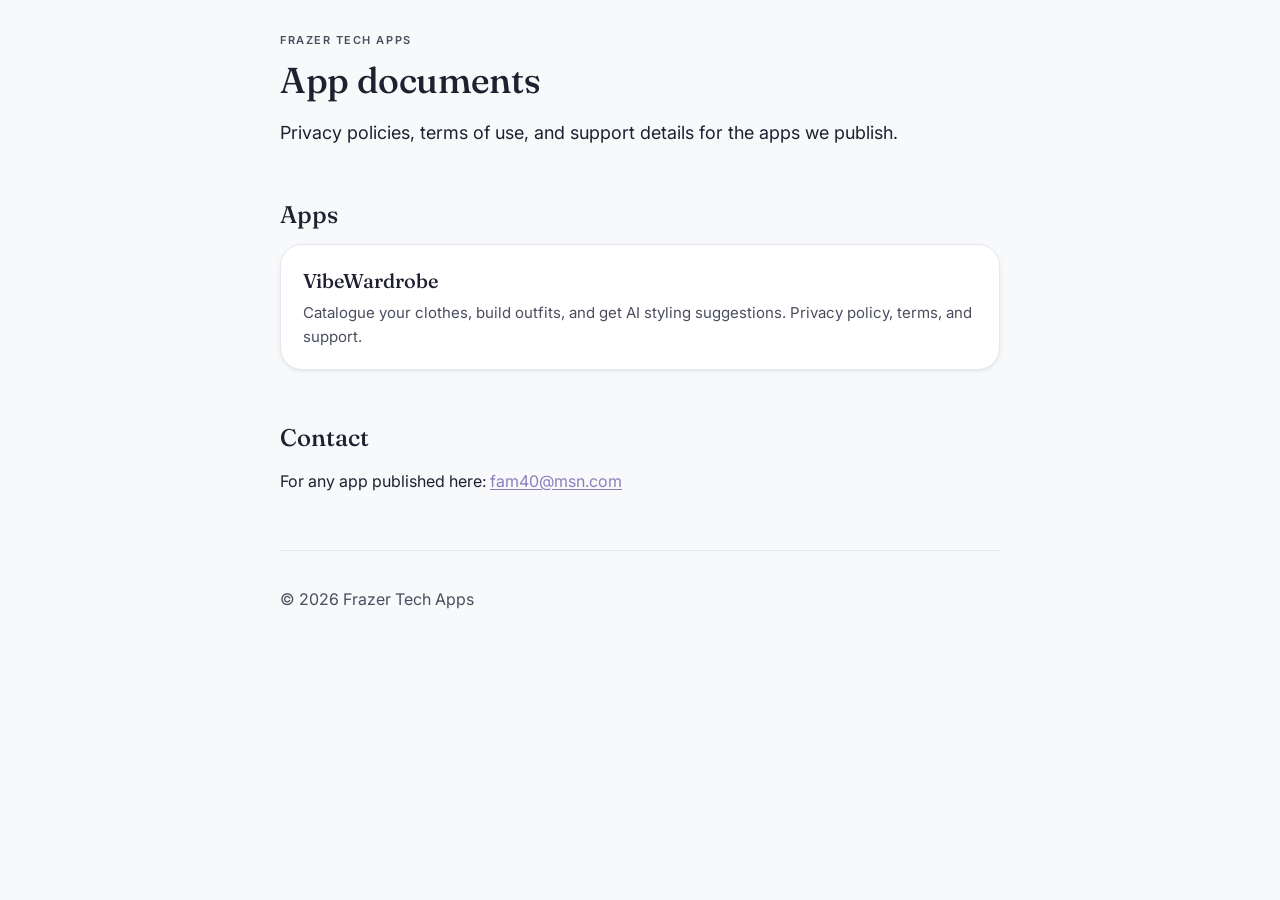
<file: index.html>
<!DOCTYPE html>
<html lang="en-GB">
<head>
<meta charset="utf-8">
<meta name="viewport" content="width=device-width, initial-scale=1">
<title>Frazer Tech Apps</title>
<meta name="description" content="Privacy policies, terms of use, and support pages for apps published by Frazer Tech Apps.">
<link rel="icon" href="assets/vibewardrobe-icon.svg" type="image/svg+xml">
<link rel="alternate icon" href="assets/vibewardrobe-icon-64.png">
<link rel="preconnect" href="https://fonts.googleapis.com">
<link rel="preconnect" href="https://fonts.gstatic.com" crossorigin>
<link href="https://fonts.googleapis.com/css2?family=Fraunces:opsz,wght@9..144,400;9..144,500;9..144,600&family=Inter:wght@400;500;600&display=swap" rel="stylesheet">
<link rel="stylesheet" href="assets/style.css">
</head>
<body>
<div class="wrap">

<p class="eyebrow">Frazer Tech Apps</p>
<h1>App documents</h1>
<p class="lede">Privacy policies, terms of use, and support details for the apps we publish.</p>

<h2>Apps</h2>

<a class="card" href="vibewardrobe/">
  <span class="card-title">VibeWardrobe</span>
  <p>Catalogue your clothes, build outfits, and get AI styling suggestions. Privacy policy, terms, and support.</p>
</a>

<h2>Contact</h2>
<p>For any app published here: <a href="mailto:fam40@msn.com">fam40@msn.com</a></p>

<footer class="footer">
  <p>© 2026 Frazer Tech Apps</p>
</footer>

</div>
</body>
</html>
</file>
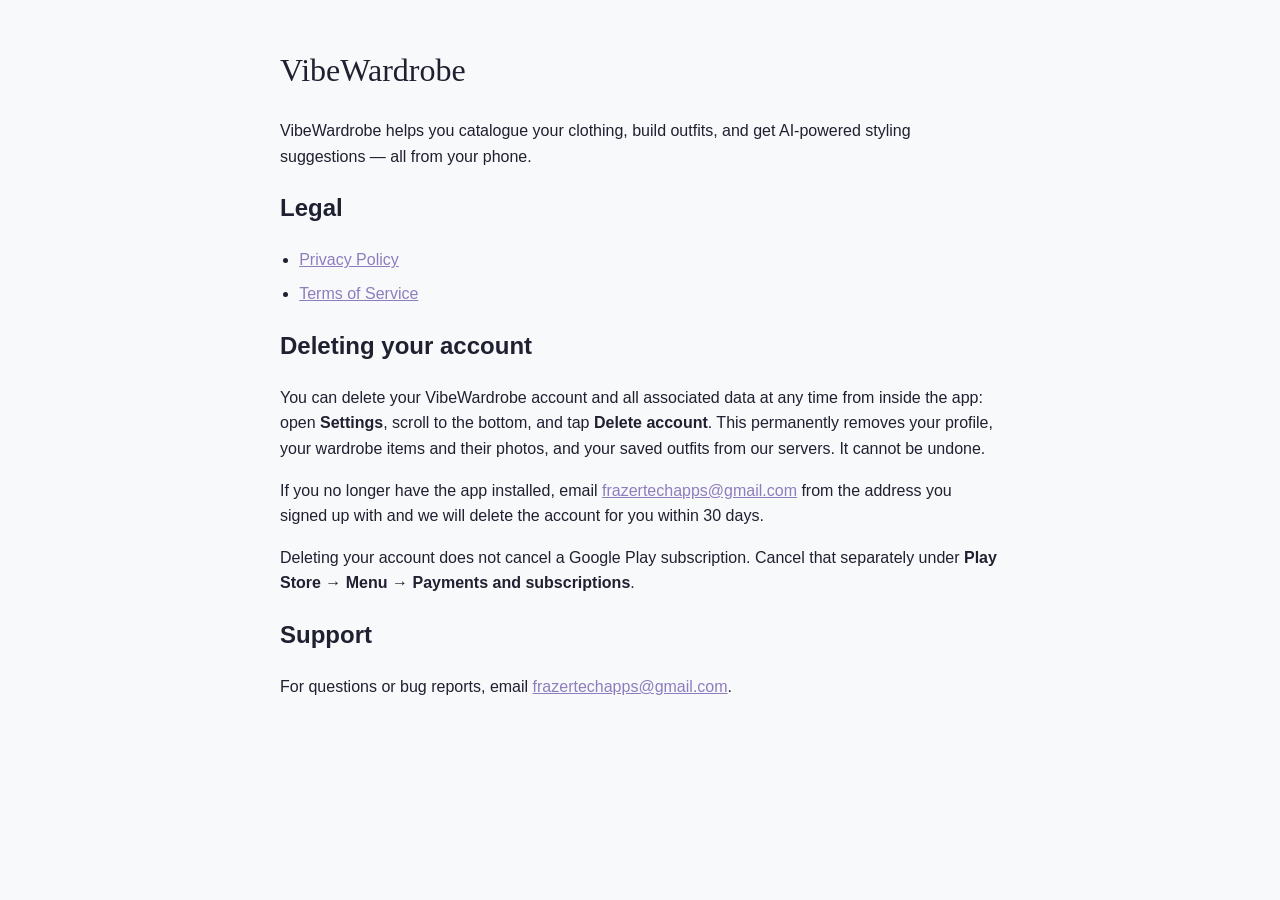
<file: vibewardrobe/index.html>
<!DOCTYPE html>
<html lang="en">
<head>
<meta charset="utf-8">
<meta name="viewport" content="width=device-width, initial-scale=1">
<title>VibeWardrobe</title>
<style>
  :root { color-scheme: light dark; }
  body { font-family: -apple-system, "Segoe UI", Roboto, sans-serif; max-width: 720px; margin: 0 auto; padding: 24px 20px 64px; line-height: 1.6; color: #1F2030; background: #F8F9FB; }
  @media (prefers-color-scheme: dark) { body { color: #ECECF4; background: #17171E; } }
  h1 { font-family: Georgia, serif; font-weight: 500; }
  ul { padding-left: 1.2em; }
  li { margin-bottom: 0.5em; }
  a { color: #8E7DBE; }
</style>
</head>
<body>
<h1>VibeWardrobe</h1>

<p>VibeWardrobe helps you catalogue your clothing, build outfits, and get AI-powered styling suggestions — all from your phone.</p>

<h2>Legal</h2>
<ul>
  <li><a href="./privacy.html">Privacy Policy</a></li>
  <li><a href="./terms.html">Terms of Service</a></li>
</ul>

<h2 id="delete-account">Deleting your account</h2>
<p>You can delete your VibeWardrobe account and all associated data at any time from inside the app: open <strong>Settings</strong>, scroll to the bottom, and tap <strong>Delete account</strong>. This permanently removes your profile, your wardrobe items and their photos, and your saved outfits from our servers. It cannot be undone.</p>
<p>If you no longer have the app installed, email <a href="mailto:frazertechapps@gmail.com">frazertechapps@gmail.com</a> from the address you signed up with and we will delete the account for you within 30 days.</p>
<p>Deleting your account does not cancel a Google Play subscription. Cancel that separately under <strong>Play Store &rarr; Menu &rarr; Payments and subscriptions</strong>.</p>

<h2>Support</h2>
<p>For questions or bug reports, email <a href="mailto:frazertechapps@gmail.com">frazertechapps@gmail.com</a>.</p>
</body>
</html>
</file>
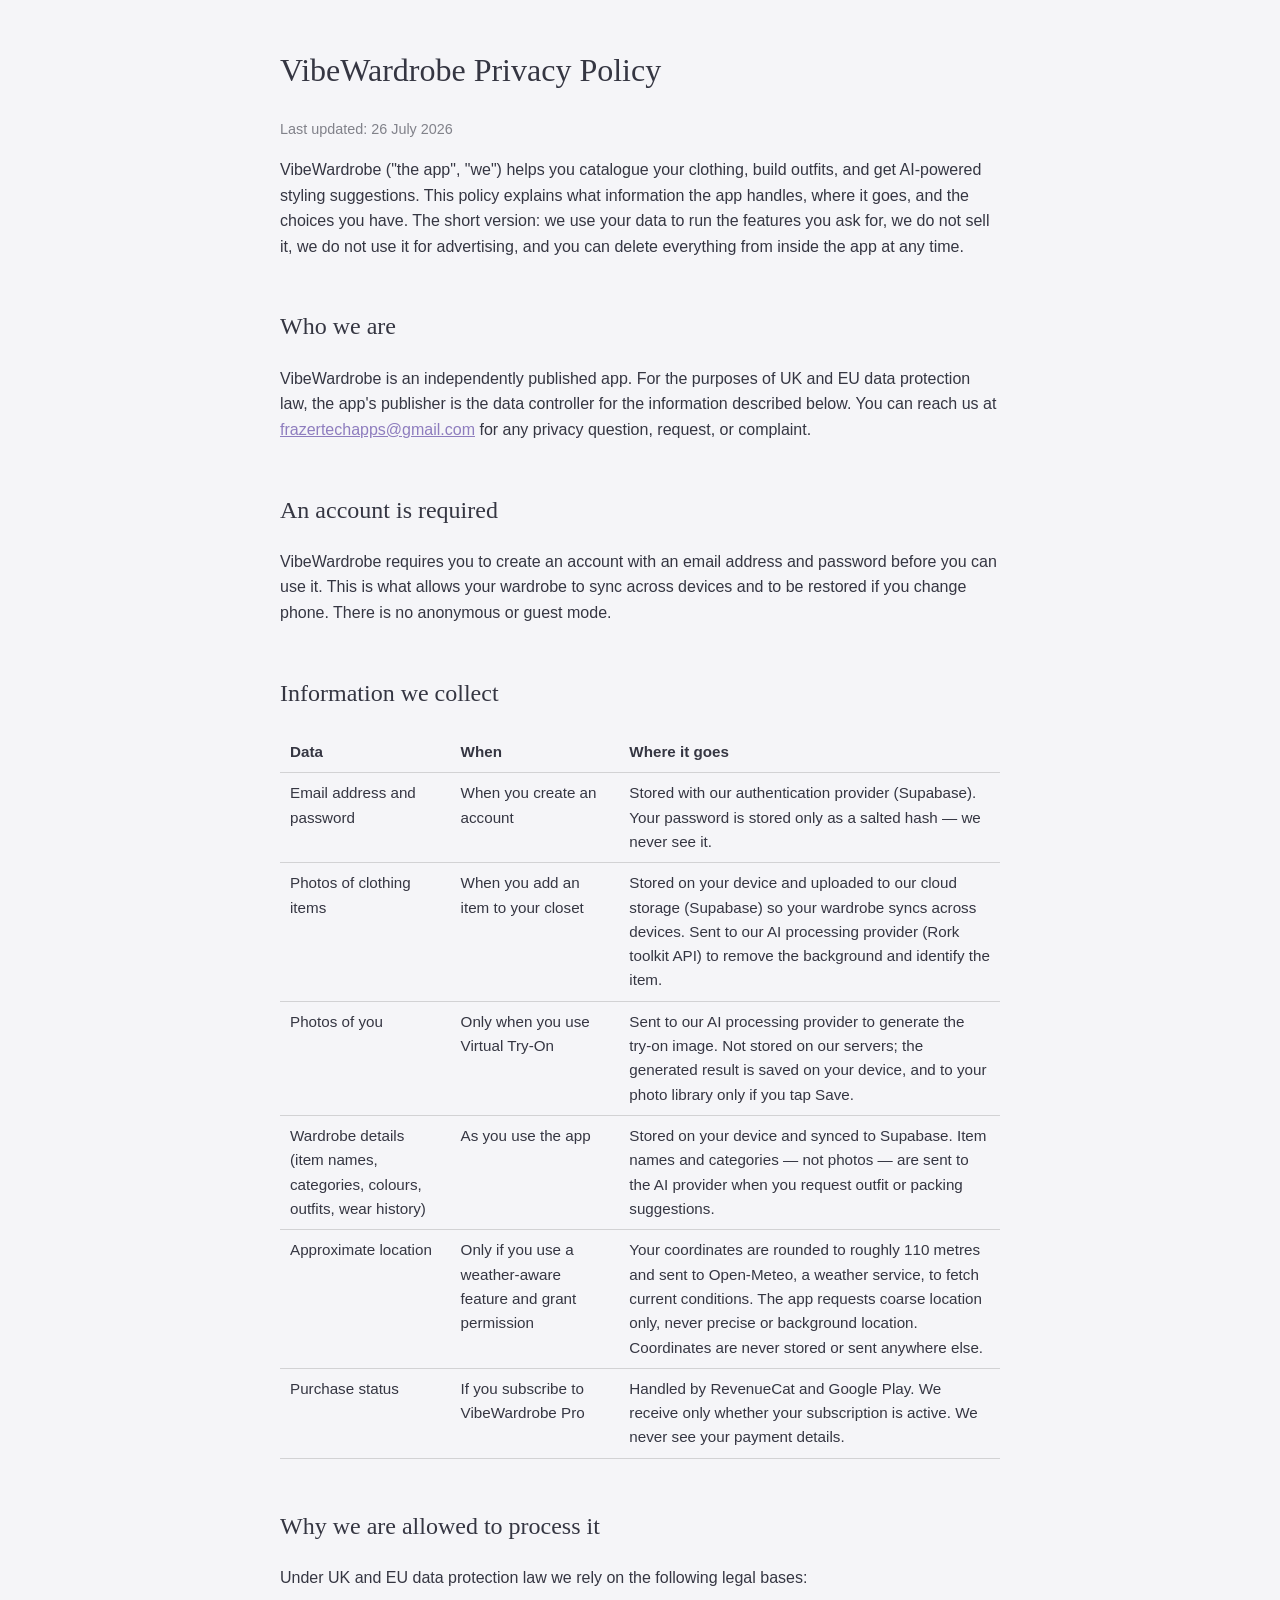
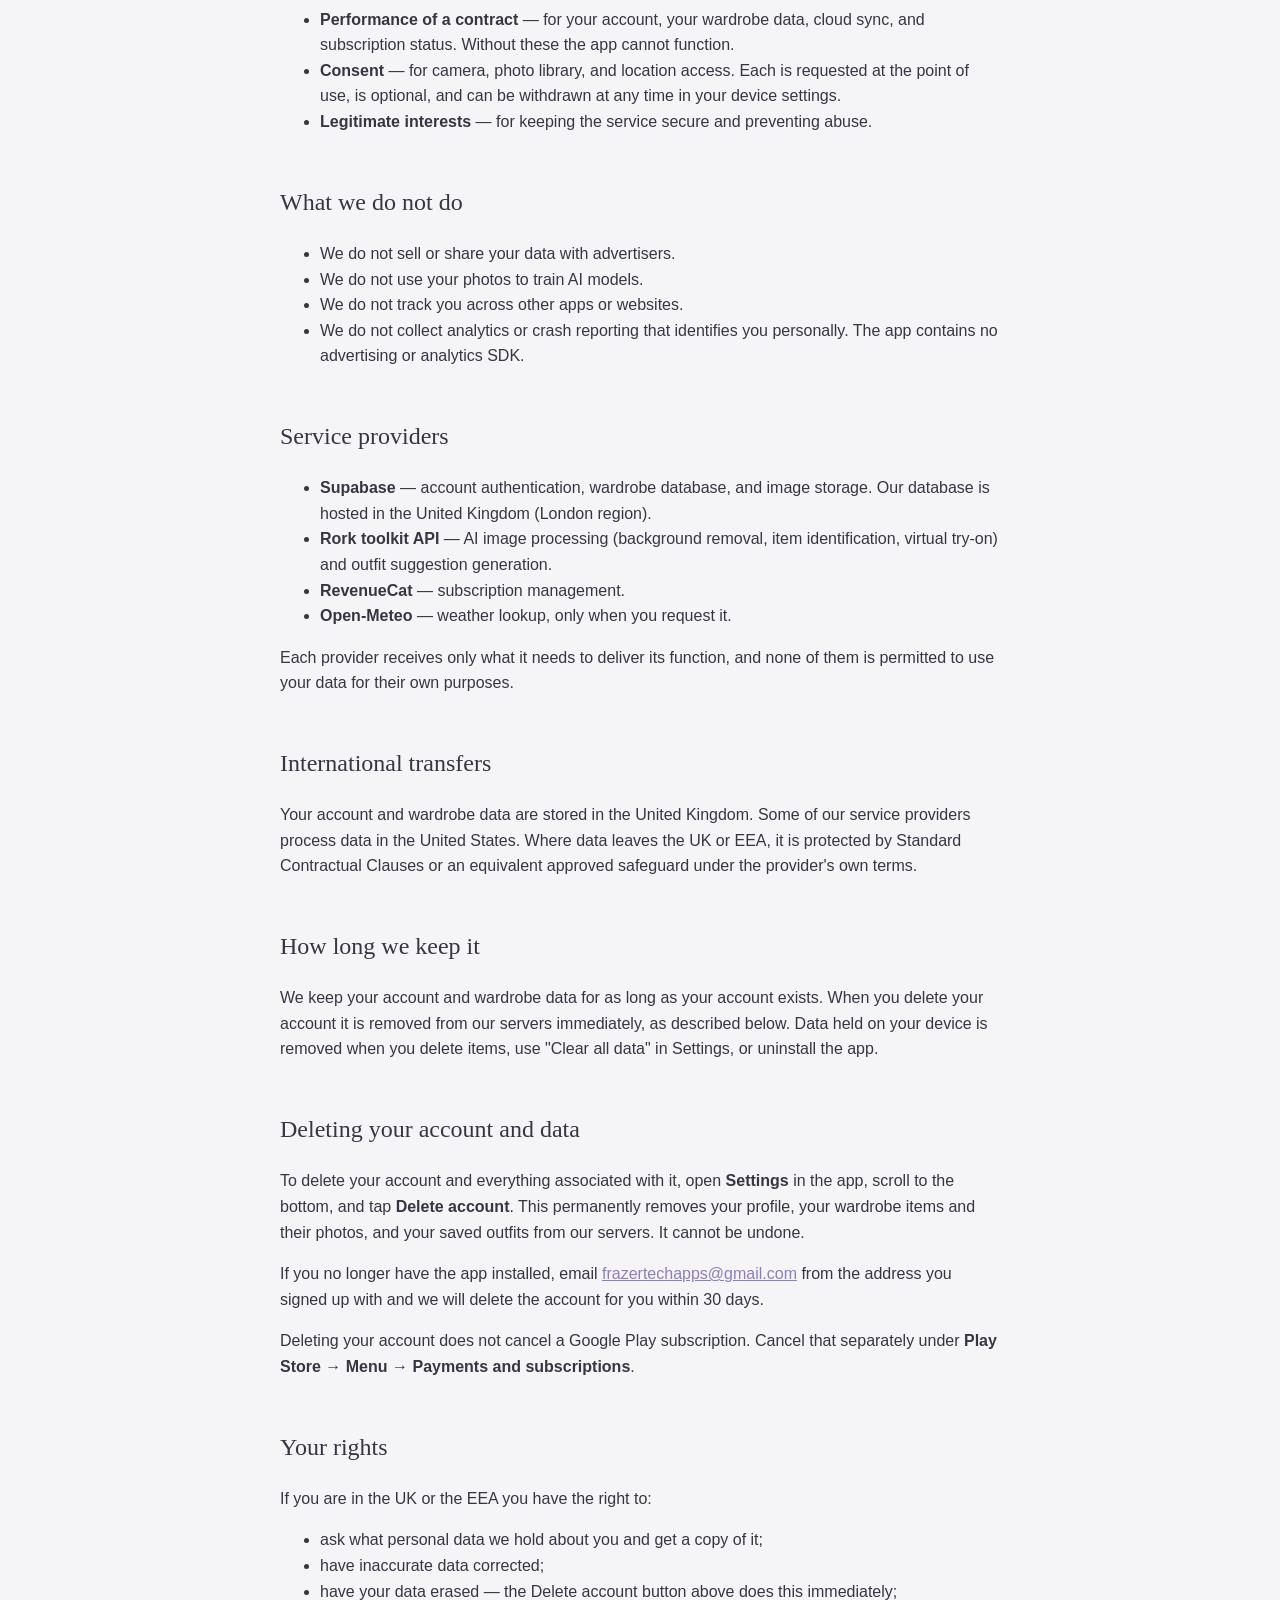
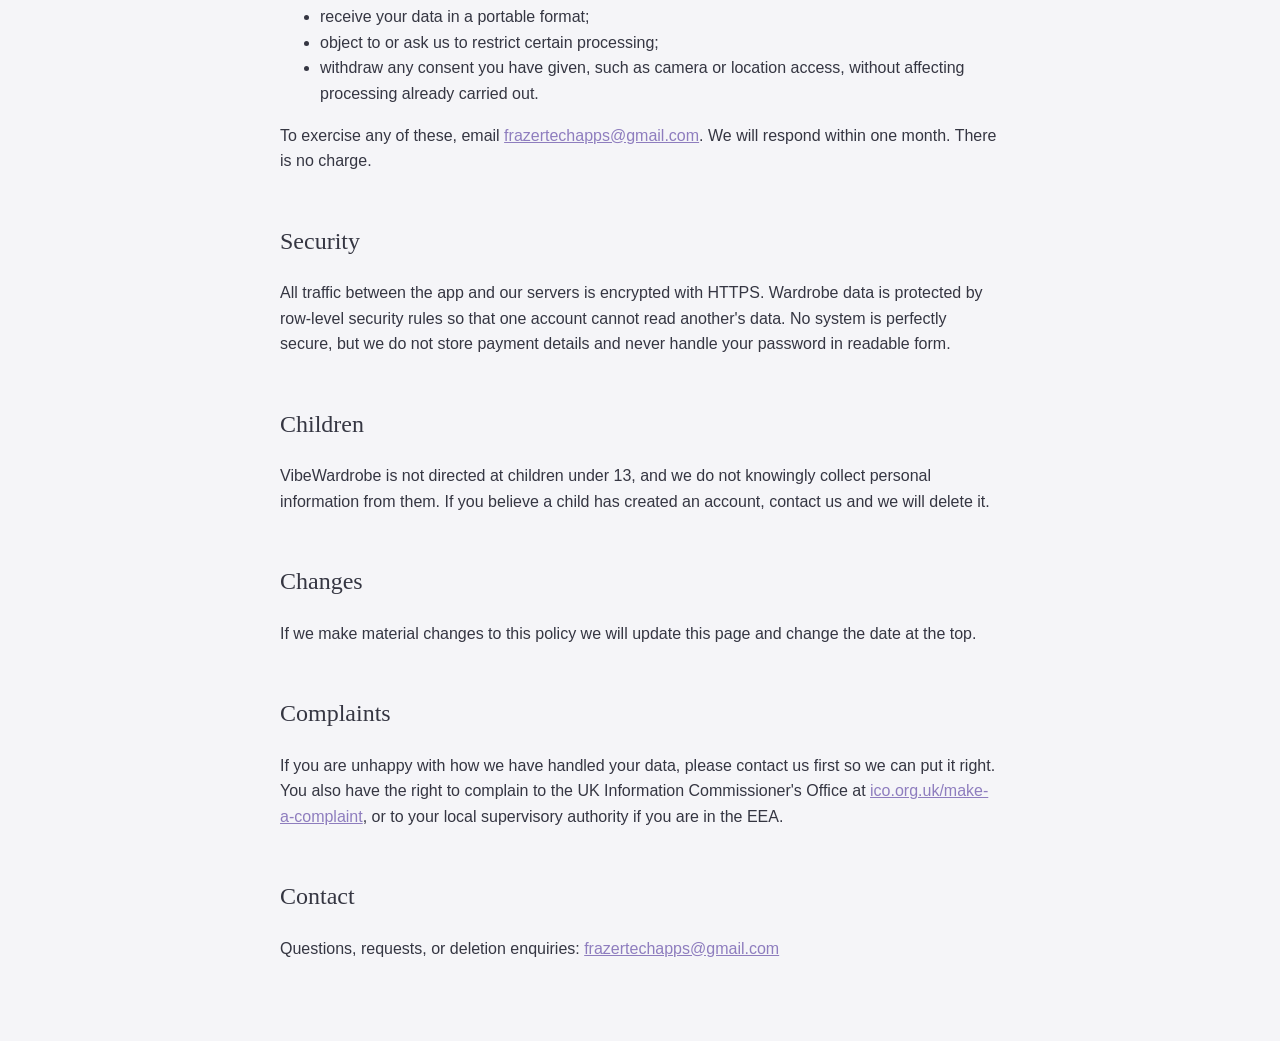
<file: vibewardrobe/privacy.html>
<!DOCTYPE html>
<html lang="en">
<head>
<meta charset="utf-8">
<meta name="viewport" content="width=device-width, initial-scale=1">
<title>VibeWardrobe — Privacy Policy</title>
<style>
  :root { color-scheme: light dark; }
  body { font-family: -apple-system, "Segoe UI", Roboto, sans-serif; max-width: 720px; margin: 0 auto; padding: 24px 20px 64px; line-height: 1.6; color: #353642; background: #F5F5F8; }
  @media (prefers-color-scheme: dark) { body { color: #ECECF4; background: #17171E; } }
  h1 { font-family: Georgia, serif; font-weight: 500; }
  h2 { font-family: Georgia, serif; font-weight: 500; margin-top: 2em; }
  .updated { opacity: 0.6; font-size: 0.9em; }
  table { border-collapse: collapse; width: 100%; font-size: 0.95em; }
  th, td { text-align: left; padding: 8px 10px; border-bottom: 1px solid rgba(128,128,128,0.3); vertical-align: top; }
  a { color: #8E7DBE; }
</style>
</head>
<body>
<h1>VibeWardrobe Privacy Policy</h1>
<p class="updated">Last updated: 26 July 2026</p>

<p>VibeWardrobe ("the app", "we") helps you catalogue your clothing, build outfits, and get AI-powered styling suggestions. This policy explains what information the app handles, where it goes, and the choices you have. The short version: we use your data to run the features you ask for, we do not sell it, we do not use it for advertising, and you can delete everything from inside the app at any time.</p>

<h2>Who we are</h2>
<p>VibeWardrobe is an independently published app. For the purposes of UK and EU data protection law, the app's publisher is the data controller for the information described below. You can reach us at <a href="mailto:frazertechapps@gmail.com">frazertechapps@gmail.com</a> for any privacy question, request, or complaint.</p>

<h2>An account is required</h2>
<p>VibeWardrobe requires you to create an account with an email address and password before you can use it. This is what allows your wardrobe to sync across devices and to be restored if you change phone. There is no anonymous or guest mode.</p>

<h2>Information we collect</h2>
<table>
  <tr><th>Data</th><th>When</th><th>Where it goes</th></tr>
  <tr>
    <td>Email address and password</td>
    <td>When you create an account</td>
    <td>Stored with our authentication provider (Supabase). Your password is stored only as a salted hash — we never see it.</td>
  </tr>
  <tr>
    <td>Photos of clothing items</td>
    <td>When you add an item to your closet</td>
    <td>Stored on your device and uploaded to our cloud storage (Supabase) so your wardrobe syncs across devices. Sent to our AI processing provider (Rork toolkit API) to remove the background and identify the item.</td>
  </tr>
  <tr>
    <td>Photos of you</td>
    <td>Only when you use Virtual Try-On</td>
    <td>Sent to our AI processing provider to generate the try-on image. Not stored on our servers; the generated result is saved on your device, and to your photo library only if you tap Save.</td>
  </tr>
  <tr>
    <td>Wardrobe details (item names, categories, colours, outfits, wear history)</td>
    <td>As you use the app</td>
    <td>Stored on your device and synced to Supabase. Item names and categories — not photos — are sent to the AI provider when you request outfit or packing suggestions.</td>
  </tr>
  <tr>
    <td>Approximate location</td>
    <td>Only if you use a weather-aware feature and grant permission</td>
    <td>Your coordinates are rounded to roughly 110 metres and sent to Open-Meteo, a weather service, to fetch current conditions. The app requests coarse location only, never precise or background location. Coordinates are never stored or sent anywhere else.</td>
  </tr>
  <tr>
    <td>Purchase status</td>
    <td>If you subscribe to VibeWardrobe Pro</td>
    <td>Handled by RevenueCat and Google Play. We receive only whether your subscription is active. We never see your payment details.</td>
  </tr>
</table>

<h2>Why we are allowed to process it</h2>
<p>Under UK and EU data protection law we rely on the following legal bases:</p>
<ul>
  <li><strong>Performance of a contract</strong> — for your account, your wardrobe data, cloud sync, and subscription status. Without these the app cannot function.</li>
  <li><strong>Consent</strong> — for camera, photo library, and location access. Each is requested at the point of use, is optional, and can be withdrawn at any time in your device settings.</li>
  <li><strong>Legitimate interests</strong> — for keeping the service secure and preventing abuse.</li>
</ul>

<h2>What we do not do</h2>
<ul>
  <li>We do not sell or share your data with advertisers.</li>
  <li>We do not use your photos to train AI models.</li>
  <li>We do not track you across other apps or websites.</li>
  <li>We do not collect analytics or crash reporting that identifies you personally. The app contains no advertising or analytics SDK.</li>
</ul>

<h2>Service providers</h2>
<ul>
  <li><strong>Supabase</strong> — account authentication, wardrobe database, and image storage. Our database is hosted in the United Kingdom (London region).</li>
  <li><strong>Rork toolkit API</strong> — AI image processing (background removal, item identification, virtual try-on) and outfit suggestion generation.</li>
  <li><strong>RevenueCat</strong> — subscription management.</li>
  <li><strong>Open-Meteo</strong> — weather lookup, only when you request it.</li>
</ul>
<p>Each provider receives only what it needs to deliver its function, and none of them is permitted to use your data for their own purposes.</p>

<h2>International transfers</h2>
<p>Your account and wardrobe data are stored in the United Kingdom. Some of our service providers process data in the United States. Where data leaves the UK or EEA, it is protected by Standard Contractual Clauses or an equivalent approved safeguard under the provider's own terms.</p>

<h2>How long we keep it</h2>
<p>We keep your account and wardrobe data for as long as your account exists. When you delete your account it is removed from our servers immediately, as described below. Data held on your device is removed when you delete items, use "Clear all data" in Settings, or uninstall the app.</p>

<h2 id="delete-account">Deleting your account and data</h2>
<p>To delete your account and everything associated with it, open <strong>Settings</strong> in the app, scroll to the bottom, and tap <strong>Delete account</strong>. This permanently removes your profile, your wardrobe items and their photos, and your saved outfits from our servers. It cannot be undone.</p>
<p>If you no longer have the app installed, email <a href="mailto:frazertechapps@gmail.com">frazertechapps@gmail.com</a> from the address you signed up with and we will delete the account for you within 30 days.</p>
<p>Deleting your account does not cancel a Google Play subscription. Cancel that separately under <strong>Play Store &rarr; Menu &rarr; Payments and subscriptions</strong>.</p>

<h2>Your rights</h2>
<p>If you are in the UK or the EEA you have the right to:</p>
<ul>
  <li>ask what personal data we hold about you and get a copy of it;</li>
  <li>have inaccurate data corrected;</li>
  <li>have your data erased — the Delete account button above does this immediately;</li>
  <li>receive your data in a portable format;</li>
  <li>object to or ask us to restrict certain processing;</li>
  <li>withdraw any consent you have given, such as camera or location access, without affecting processing already carried out.</li>
</ul>
<p>To exercise any of these, email <a href="mailto:frazertechapps@gmail.com">frazertechapps@gmail.com</a>. We will respond within one month. There is no charge.</p>

<h2>Security</h2>
<p>All traffic between the app and our servers is encrypted with HTTPS. Wardrobe data is protected by row-level security rules so that one account cannot read another's data. No system is perfectly secure, but we do not store payment details and never handle your password in readable form.</p>

<h2>Children</h2>
<p>VibeWardrobe is not directed at children under 13, and we do not knowingly collect personal information from them. If you believe a child has created an account, contact us and we will delete it.</p>

<h2>Changes</h2>
<p>If we make material changes to this policy we will update this page and change the date at the top.</p>

<h2>Complaints</h2>
<p>If you are unhappy with how we have handled your data, please contact us first so we can put it right. You also have the right to complain to the UK Information Commissioner's Office at <a href="https://ico.org.uk/make-a-complaint/">ico.org.uk/make-a-complaint</a>, or to your local supervisory authority if you are in the EEA.</p>

<h2>Contact</h2>
<p>Questions, requests, or deletion enquiries: <a href="mailto:frazertechapps@gmail.com">frazertechapps@gmail.com</a></p>
</body>
</html>
</file>
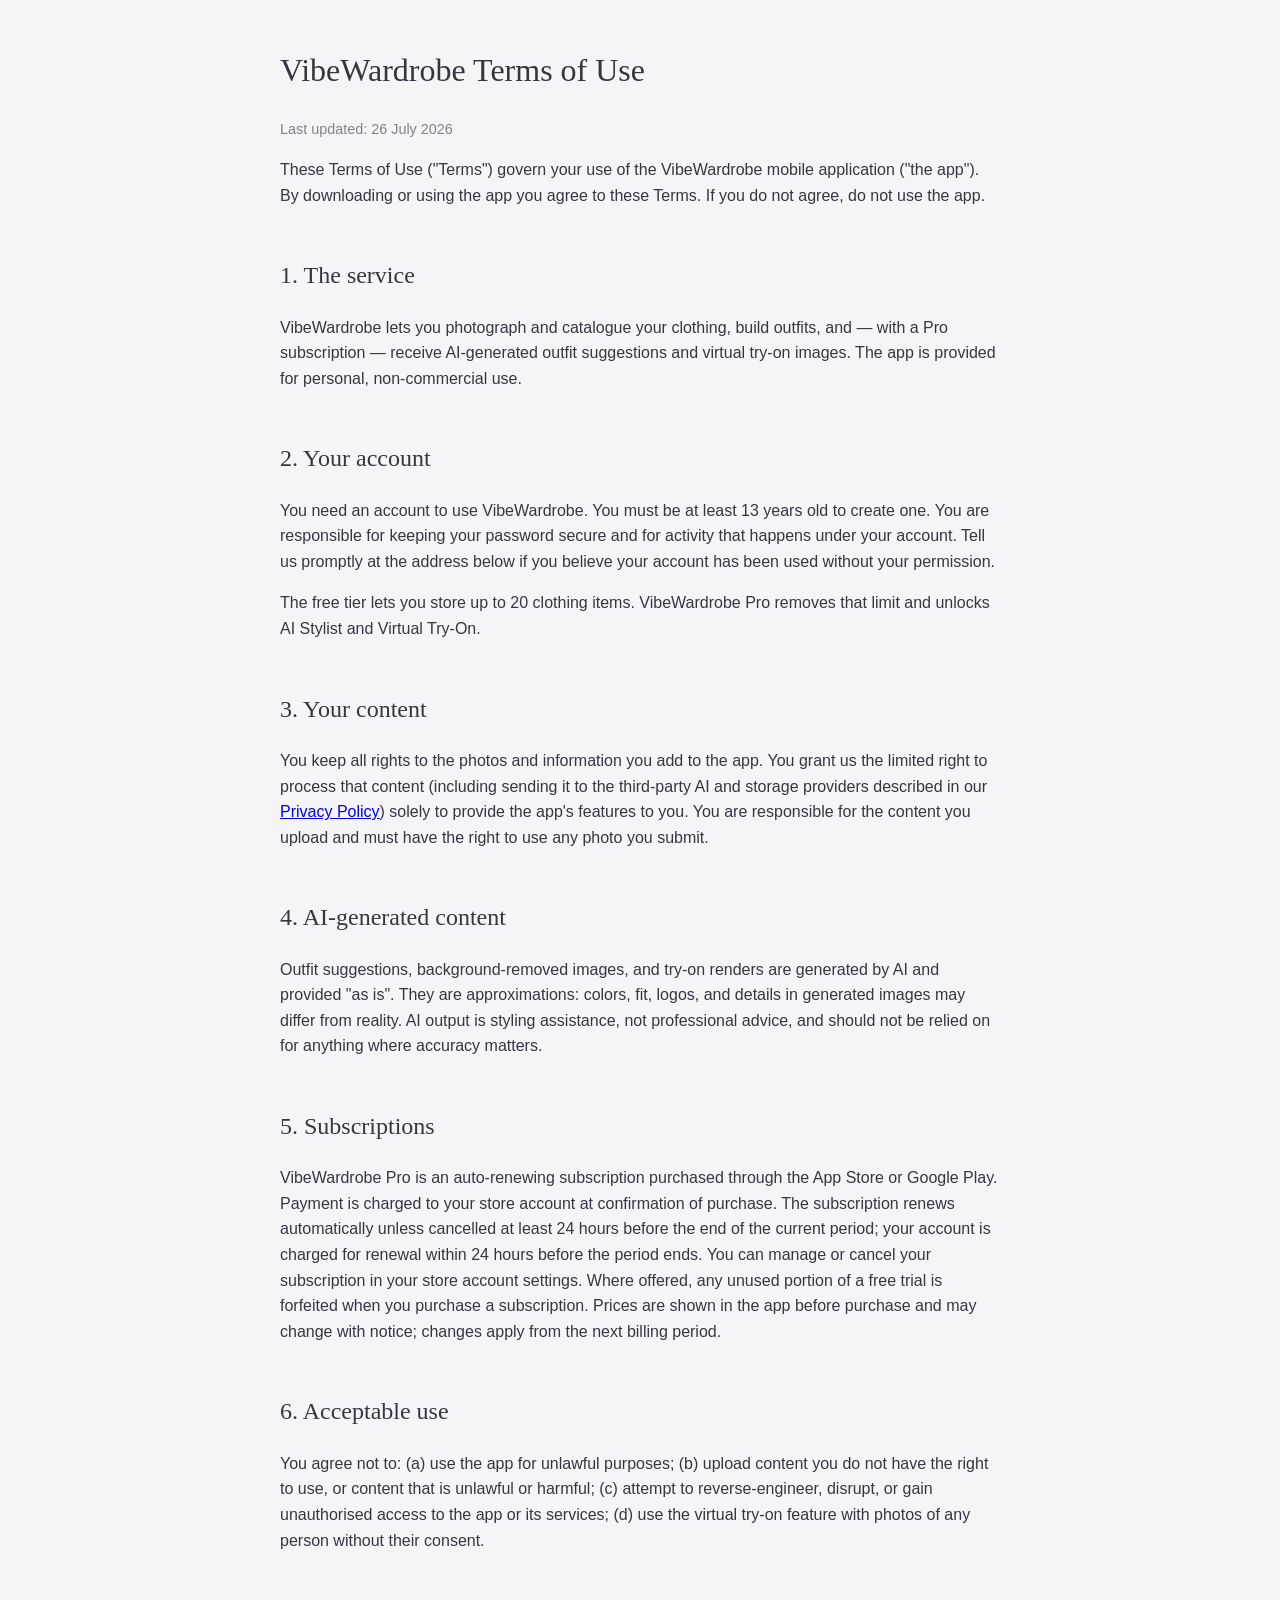
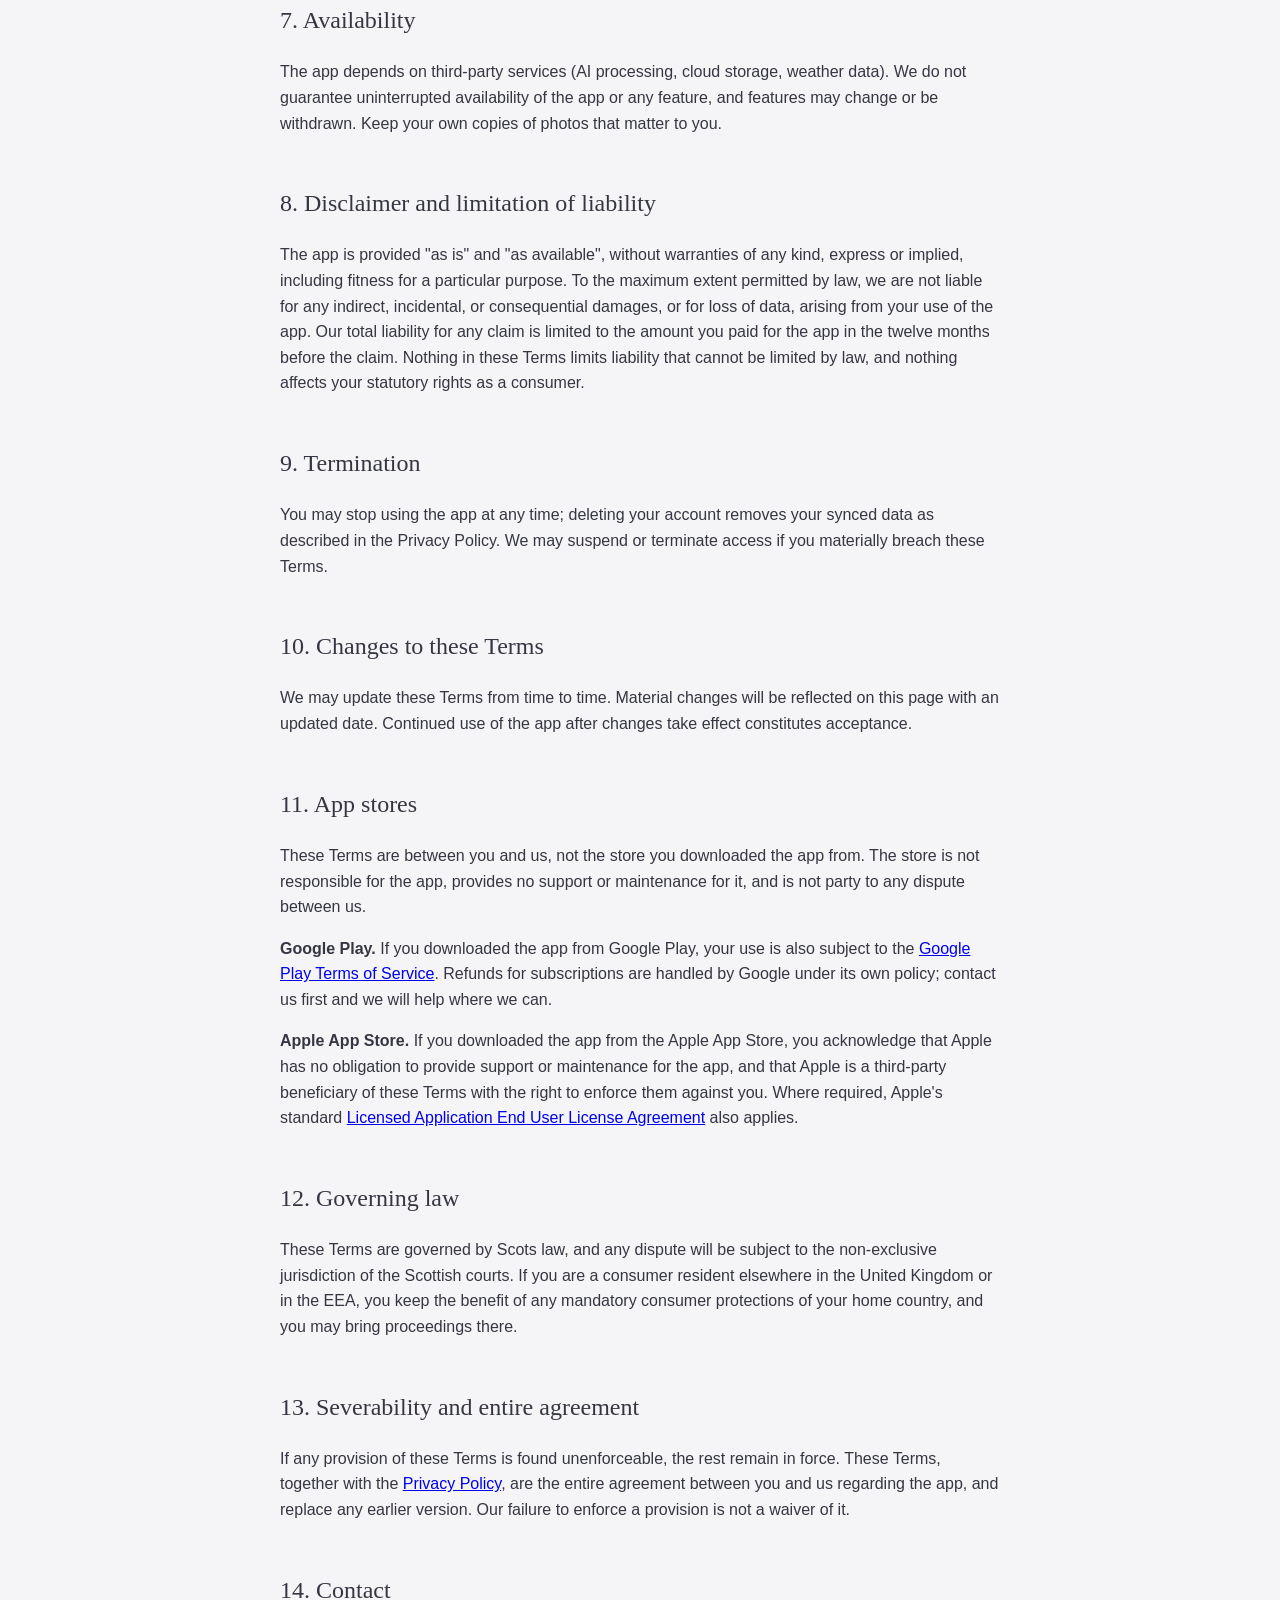
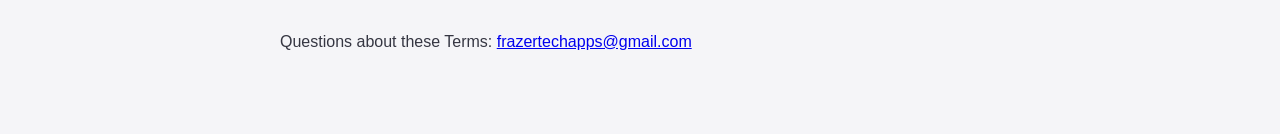
<file: vibewardrobe/terms.html>
<!DOCTYPE html>
<html lang="en">
<head>
<meta charset="utf-8">
<meta name="viewport" content="width=device-width, initial-scale=1">
<title>VibeWardrobe — Terms of Use</title>
<style>
  :root { color-scheme: light dark; }
  body { font-family: -apple-system, "Segoe UI", Roboto, sans-serif; max-width: 720px; margin: 0 auto; padding: 24px 20px 64px; line-height: 1.6; color: #353642; background: #F5F5F8; }
  @media (prefers-color-scheme: dark) { body { color: #ECECF4; background: #17171E; } }
  h1 { font-family: Georgia, serif; font-weight: 500; }
  h2 { font-family: Georgia, serif; font-weight: 500; margin-top: 2em; }
  .updated { opacity: 0.6; font-size: 0.9em; }
</style>
</head>
<body>
<h1>VibeWardrobe Terms of Use</h1>
<p class="updated">Last updated: 26 July 2026</p>

<p>These Terms of Use ("Terms") govern your use of the VibeWardrobe mobile application ("the app"). By downloading or using the app you agree to these Terms. If you do not agree, do not use the app.</p>

<h2>1. The service</h2>
<p>VibeWardrobe lets you photograph and catalogue your clothing, build outfits, and — with a Pro subscription — receive AI-generated outfit suggestions and virtual try-on images. The app is provided for personal, non-commercial use.</p>

<h2>2. Your account</h2>
<p>You need an account to use VibeWardrobe. You must be at least 13 years old to create one. You are responsible for keeping your password secure and for activity that happens under your account. Tell us promptly at the address below if you believe your account has been used without your permission.</p>
<p>The free tier lets you store up to 20 clothing items. VibeWardrobe Pro removes that limit and unlocks AI Stylist and Virtual Try-On.</p>

<h2>3. Your content</h2>
<p>You keep all rights to the photos and information you add to the app. You grant us the limited right to process that content (including sending it to the third-party AI and storage providers described in our <a href="./privacy.html">Privacy Policy</a>) solely to provide the app's features to you. You are responsible for the content you upload and must have the right to use any photo you submit.</p>

<h2>4. AI-generated content</h2>
<p>Outfit suggestions, background-removed images, and try-on renders are generated by AI and provided "as is". They are approximations: colors, fit, logos, and details in generated images may differ from reality. AI output is styling assistance, not professional advice, and should not be relied on for anything where accuracy matters.</p>

<h2>5. Subscriptions</h2>
<p>VibeWardrobe Pro is an auto-renewing subscription purchased through the App Store or Google Play. Payment is charged to your store account at confirmation of purchase. The subscription renews automatically unless cancelled at least 24 hours before the end of the current period; your account is charged for renewal within 24 hours before the period ends. You can manage or cancel your subscription in your store account settings. Where offered, any unused portion of a free trial is forfeited when you purchase a subscription. Prices are shown in the app before purchase and may change with notice; changes apply from the next billing period.</p>

<h2>6. Acceptable use</h2>
<p>You agree not to: (a) use the app for unlawful purposes; (b) upload content you do not have the right to use, or content that is unlawful or harmful; (c) attempt to reverse-engineer, disrupt, or gain unauthorised access to the app or its services; (d) use the virtual try-on feature with photos of any person without their consent.</p>

<h2>7. Availability</h2>
<p>The app depends on third-party services (AI processing, cloud storage, weather data). We do not guarantee uninterrupted availability of the app or any feature, and features may change or be withdrawn. Keep your own copies of photos that matter to you.</p>

<h2>8. Disclaimer and limitation of liability</h2>
<p>The app is provided "as is" and "as available", without warranties of any kind, express or implied, including fitness for a particular purpose. To the maximum extent permitted by law, we are not liable for any indirect, incidental, or consequential damages, or for loss of data, arising from your use of the app. Our total liability for any claim is limited to the amount you paid for the app in the twelve months before the claim. Nothing in these Terms limits liability that cannot be limited by law, and nothing affects your statutory rights as a consumer.</p>

<h2>9. Termination</h2>
<p>You may stop using the app at any time; deleting your account removes your synced data as described in the Privacy Policy. We may suspend or terminate access if you materially breach these Terms.</p>

<h2>10. Changes to these Terms</h2>
<p>We may update these Terms from time to time. Material changes will be reflected on this page with an updated date. Continued use of the app after changes take effect constitutes acceptance.</p>

<h2>11. App stores</h2>
<p>These Terms are between you and us, not the store you downloaded the app from. The store is not responsible for the app, provides no support or maintenance for it, and is not party to any dispute between us.</p>
<p><strong>Google Play.</strong> If you downloaded the app from Google Play, your use is also subject to the <a href="https://play.google.com/intl/en_uk/about/play-terms/">Google Play Terms of Service</a>. Refunds for subscriptions are handled by Google under its own policy; contact us first and we will help where we can.</p>
<p><strong>Apple App Store.</strong> If you downloaded the app from the Apple App Store, you acknowledge that Apple has no obligation to provide support or maintenance for the app, and that Apple is a third-party beneficiary of these Terms with the right to enforce them against you. Where required, Apple's standard <a href="https://www.apple.com/legal/internet-services/itunes/dev/stdeula/">Licensed Application End User License Agreement</a> also applies.</p>

<h2>12. Governing law</h2>
<p>These Terms are governed by Scots law, and any dispute will be subject to the non-exclusive jurisdiction of the Scottish courts. If you are a consumer resident elsewhere in the United Kingdom or in the EEA, you keep the benefit of any mandatory consumer protections of your home country, and you may bring proceedings there.</p>

<h2>13. Severability and entire agreement</h2>
<p>If any provision of these Terms is found unenforceable, the rest remain in force. These Terms, together with the <a href="./privacy.html">Privacy Policy</a>, are the entire agreement between you and us regarding the app, and replace any earlier version. Our failure to enforce a provision is not a waiver of it.</p>

<h2>14. Contact</h2>
<p>Questions about these Terms: <a href="mailto:frazertechapps@gmail.com">frazertechapps@gmail.com</a></p>
</body>
</html>
</file>
<file: assets/style.css>
/*
 * Shared styling for the Frazer Tech Apps document site.
 *
 * Palette and type scale follow the VibeWardrobe brand reference
 * (rork-vibewardrobe/BRANDING.md). Fonts are loaded from Google Fonts
 * where available and fall back to system faces everywhere else, so the
 * pages stay readable offline and in App Store review tooling.
 */

:root {
  color-scheme: light dark;

  --vw-lavender-300: #B8A9D9;
  --vw-lavender-500: #8E7DBE;
  --vw-lavender-700: #6A5C95;
  --vw-mint-200: #B8DDD0;
  --vw-cream-50: #FFFDF7;
  --vw-cream-100: #F5EFE0;

  --vw-ink: #1F2030;
  --vw-slate: #4A4D5E;
  --vw-cloud: #E8E9EE;
  --vw-snow: #F8F9FB;
  --vw-white: #FFFFFF;

  --vw-font-display: "Fraunces", "Cormorant Garamond", Georgia, serif;
  --vw-font-body: "Inter", system-ui, -apple-system, "Segoe UI", Roboto, sans-serif;

  --vw-bg: var(--vw-snow);
  --vw-surface: var(--vw-white);
  --vw-text: var(--vw-ink);
  --vw-text-muted: var(--vw-slate);
  --vw-border: var(--vw-cloud);
  --vw-accent: var(--vw-lavender-500);
  --vw-gradient: linear-gradient(135deg, #D4C5EC 0%, #9BB3D4 50%, #A8D9C7 100%);

  --vw-r-md: 14px;
  --vw-r-lg: 22px;
  --vw-r-pill: 999px;
  --vw-shadow-1: 0 1px 2px rgba(31, 32, 48, .06), 0 2px 6px rgba(31, 32, 48, .04);
}

@media (prefers-color-scheme: dark) {
  :root {
    --vw-bg: #14151E;
    --vw-surface: #1F2030;
    --vw-text: #F5EFE0;
    --vw-text-muted: #A8AAB8;
    --vw-border: #2D2E3F;
    --vw-accent: var(--vw-lavender-300);
    --vw-gradient: linear-gradient(135deg, #3A3450 0%, #2A3A52 50%, #2D4A44 100%);
    --vw-shadow-1: 0 1px 2px rgba(0, 0, 0, .3), 0 2px 6px rgba(0, 0, 0, .2);
  }
}

*, *::before, *::after { box-sizing: border-box; }

body {
  margin: 0;
  font-family: var(--vw-font-body);
  font-size: 16px;
  line-height: 1.6;
  color: var(--vw-text);
  background: var(--vw-bg);
  -webkit-font-smoothing: antialiased;
}

.wrap {
  max-width: 760px;
  margin: 0 auto;
  padding: 32px 20px 80px;
}

/* ---------- Header ---------- */

.masthead {
  display: flex;
  align-items: center;
  gap: 14px;
  padding-bottom: 24px;
  margin-bottom: 32px;
  border-bottom: 1px solid var(--vw-border);
}

.masthead img {
  width: 44px;
  height: 44px;
  border-radius: 12px;
  flex-shrink: 0;
}

.masthead .titles { min-width: 0; }

.masthead .app {
  font-family: var(--vw-font-display);
  font-size: 20px;
  font-weight: 500;
  line-height: 1.2;
  display: block;
}

.masthead .publisher {
  font-size: 13px;
  color: var(--vw-text-muted);
}

.masthead a { color: inherit; text-decoration: none; }
.masthead a:hover { color: var(--vw-accent); }

/* ---------- Typography ---------- */

h1 {
  font-family: var(--vw-font-display);
  font-size: 36px;
  font-weight: 500;
  line-height: 1.15;
  letter-spacing: -0.01em;
  margin: 0 0 8px;
}

h2 {
  font-family: var(--vw-font-display);
  font-size: 24px;
  font-weight: 500;
  line-height: 1.25;
  margin: 2.2em 0 0.6em;
}

h3 {
  font-family: var(--vw-font-body);
  font-size: 17px;
  font-weight: 600;
  margin: 1.8em 0 0.4em;
}

p, li { font-size: 16px; }
ul, ol { padding-left: 22px; }
li { margin-bottom: 6px; }

a { color: var(--vw-accent); text-underline-offset: 2px; }
a:hover { color: var(--vw-lavender-700); }

@media (prefers-color-scheme: dark) {
  a:hover { color: var(--vw-cream-100); }
}

.updated {
  color: var(--vw-text-muted);
  font-size: 13px;
  margin: 0 0 28px;
}

.lede {
  font-size: 18px;
  line-height: 1.55;
  color: var(--vw-text);
}

.eyebrow {
  font-size: 11px;
  font-weight: 600;
  letter-spacing: 0.14em;
  text-transform: uppercase;
  color: var(--vw-text-muted);
  margin: 0 0 10px;
}

/* ---------- Tables ---------- */

.table-scroll {
  overflow-x: auto;
  margin: 20px 0;
  border: 1px solid var(--vw-border);
  border-radius: var(--vw-r-md);
  background: var(--vw-surface);
}

table {
  border-collapse: collapse;
  width: 100%;
  min-width: 520px;
  font-size: 15px;
}

th, td {
  text-align: left;
  padding: 12px 14px;
  border-bottom: 1px solid var(--vw-border);
  vertical-align: top;
}

th {
  font-weight: 600;
  font-size: 13px;
  letter-spacing: 0.02em;
  color: var(--vw-text-muted);
}

tr:last-child td { border-bottom: none; }

/* ---------- Cards ---------- */

.card {
  display: block;
  padding: 20px 22px;
  border: 1px solid var(--vw-border);
  border-radius: var(--vw-r-lg);
  background: var(--vw-surface);
  box-shadow: var(--vw-shadow-1);
  text-decoration: none;
  color: inherit;
  margin-bottom: 14px;
}

a.card:hover { border-color: var(--vw-accent); }

.card .card-title {
  font-family: var(--vw-font-display);
  font-size: 20px;
  font-weight: 500;
  display: block;
  margin-bottom: 4px;
}

.card p { margin: 0; color: var(--vw-text-muted); font-size: 15px; }

.hero {
  background: var(--vw-gradient);
  border-radius: var(--vw-r-lg);
  padding: 28px 26px;
  margin-bottom: 32px;
  color: var(--vw-ink);
}

@media (prefers-color-scheme: dark) {
  .hero { color: var(--vw-cream-100); }
}

.hero h1 { margin-bottom: 6px; }
.hero p { margin: 0; font-size: 17px; }

/* ---------- Footer ---------- */

.footer {
  margin-top: 56px;
  padding-top: 20px;
  border-top: 1px solid var(--vw-border);
  font-size: 13px;
  color: var(--vw-text-muted);
}

.footer a { color: var(--vw-text-muted); }
.footer nav { margin-bottom: 8px; }
.footer nav a { margin-right: 16px; }

@media (max-width: 480px) {
  h1 { font-size: 30px; }
  h2 { font-size: 21px; }
  .wrap { padding: 24px 16px 64px; }
}
</file>
